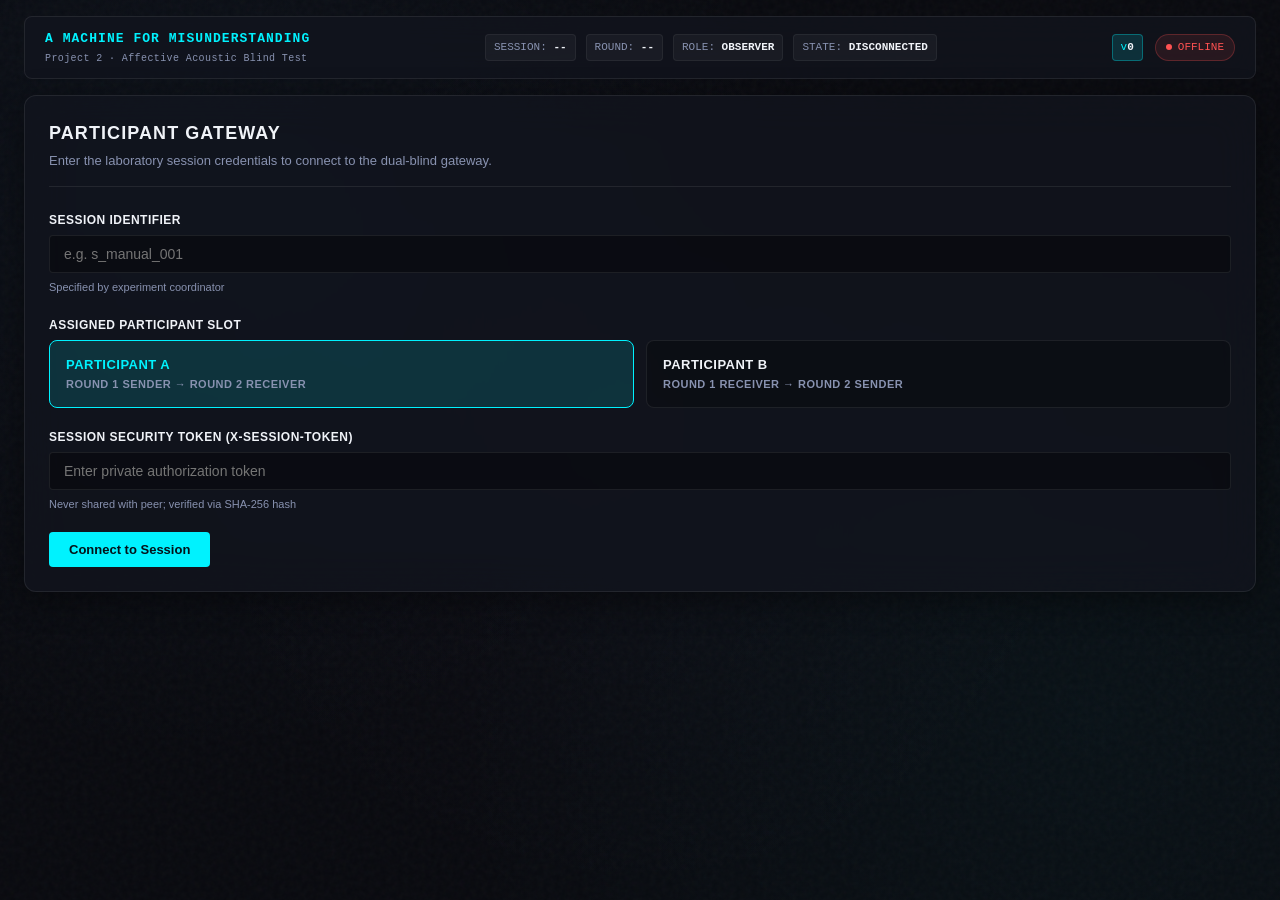
<file: blind_test/web/index.html>
<!DOCTYPE html>
<html lang="en">
<head>
  <meta charset="UTF-8">
  <meta name="viewport" content="width=device-width, initial-scale=1.0">
  <title>A Machine for Misunderstanding — Blind Test</title>
  <link rel="stylesheet" href="style.css">
</head>
<body>
  <!-- Background Noise & Glow Overlay -->
  <div class="bg-noise" aria-hidden="true"></div>
  <div class="bg-glow" aria-hidden="true"></div>

  <!-- Global Application Shell -->
  <div class="app-shell">
    <!-- Top System Telemetry Bar -->
    <header class="telemetry-bar">
      <div class="telemetry-left">
        <span class="project-title">A MACHINE FOR MISUNDERSTANDING</span>
        <span class="sub-label">Project 2 · Affective Acoustic Blind Test</span>
      </div>
      <div class="telemetry-center">
        <span class="badge" id="badge-session">SESSION: <strong id="val-session-id">--</strong></span>
        <span class="badge" id="badge-round">ROUND: <strong id="val-round-idx">--</strong></span>
        <span class="badge" id="badge-role">ROLE: <strong id="val-role">OBSERVER</strong></span>
        <span class="badge" id="badge-status">STATE: <strong id="val-status">DISCONNECTED</strong></span>
      </div>
      <div class="telemetry-right">
        <span class="badge version-badge">v<strong id="val-version">0</strong></span>
        <div class="conn-pill" id="conn-indicator">
          <span class="pill-dot"></span>
          <span class="pill-text" id="conn-status-text">OFFLINE</span>
        </div>
        <button id="btn-disconnect" class="btn-ghost btn-sm" title="Disconnect and clear local session" style="display: none;">Reset</button>
      </div>
    </header>

    <!-- Global Notification Banner -->
    <div id="notification-banner" class="notification-banner hidden" role="alert">
      <span id="notification-msg"></span>
      <button class="banner-close" id="btn-banner-close">&times;</button>
    </div>

    <!-- Main Dynamic Content Workspace -->
    <main class="workspace-area">
      <!-- PANEL 1: JOIN VIEW -->
      <section id="panel-join" class="glass-panel panel-card active">
        <div class="panel-header">
          <h2>PARTICIPANT GATEWAY</h2>
          <p class="panel-desc">Enter the laboratory session credentials to connect to the dual-blind gateway.</p>
        </div>
        <form id="form-join" class="form-grid">
          <div class="form-group">
            <label for="input-session-id">Session Identifier</label>
            <input type="text" id="input-session-id" placeholder="e.g. s_manual_001" autocomplete="off" required spellcheck="false">
            <span class="field-hint">Specified by experiment coordinator</span>
          </div>

          <div class="form-group">
            <label>Assigned Participant Slot</label>
            <div class="radio-selector">
              <label class="radio-card">
                <input type="radio" name="join-label" value="A" checked>
                <div class="radio-body">
                  <span class="slot-name">Participant A</span>
                  <span class="slot-desc">Round 1 Sender → Round 2 Receiver</span>
                </div>
              </label>
              <label class="radio-card">
                <input type="radio" name="join-label" value="B">
                <div class="radio-body">
                  <span class="slot-name">Participant B</span>
                  <span class="slot-desc">Round 1 Receiver → Round 2 Sender</span>
                </div>
              </label>
            </div>
          </div>

          <div class="form-group">
            <label for="input-client-token">Session Security Token (X-Session-Token)</label>
            <input type="password" id="input-client-token" placeholder="Enter private authorization token" required autocomplete="current-password">
            <span class="field-hint">Never shared with peer; verified via SHA-256 hash</span>
          </div>

          <div class="form-actions">
            <button type="submit" id="btn-submit-join" class="btn-primary">Connect to Session</button>
          </div>
        </form>
      </section>

      <!-- PANEL 2: LOBBY & PREPARATION VIEW -->
      <section id="panel-lobby" class="glass-panel panel-card hidden">
        <div class="panel-header">
          <h2>EXPERIMENT LOBBY</h2>
          <p class="panel-desc">Awaiting both participants to confirm listening readiness before acoustic loop activation.</p>
        </div>

        <div class="lobby-grid">
          <div class="lobby-col">
            <h3>Registered Peers</h3>
            <ul id="lobby-participants-list" class="participant-list">
              <!-- Populated by JavaScript -->
            </ul>
          </div>
          <div class="lobby-col status-box">
            <h3>Acoustic Environment</h3>
            <p class="status-note">
              Monitor output is continuously streaming generative sound. Please verify headphone or studio monitor levels.
            </p>
            <div class="acoustic-card">
              <span class="acoustic-title">OSC Carrier Status</span>
              <span class="acoustic-val" id="lobby-acoustic-val">WAITING</span>
            </div>
          </div>
        </div>

        <div class="lobby-actions">
          <button id="btn-lobby-ready" class="btn-primary">Mark Ready</button>
          <button id="btn-lobby-start" class="btn-secondary" style="display: none;">Start Session</button>
          <span id="lobby-waiting-hint" class="waiting-hint">Waiting for both participants to be READY...</span>
        </div>
      </section>

      <!-- PANEL 3: INTERACTIVE ROUND WORKSPACE (SENDER / RECEIVER DUAL INTERFACE) -->
      <section id="panel-round" class="glass-panel panel-card hidden">
        <div class="round-status-strip">
          <div class="strip-item">
            <span class="strip-label">CURRENT TURN</span>
            <span class="strip-val highlight" id="round-role-banner">SENDER TURN</span>
          </div>
          <div class="strip-item">
            <span class="strip-label">ACOUSTIC CARRIER</span>
            <span class="strip-val" id="round-acoustic-status">ACTIVE</span>
          </div>
          <div class="strip-item">
            <span class="strip-label">MARKER COMMITTED</span>
            <span class="strip-val" id="round-marker-status">NO</span>
          </div>
        </div>

        <!-- SENDER INTERACTION VIEW -->
        <div id="sender-view" class="role-workspace hidden">
          <div class="workspace-intro">
            <h3>Sender Somatic Inscription</h3>
            <p>Describe your immediate physical phenomenological somatic sensation. Model and VCV will translate this into acoustic modulation.</p>
          </div>

          <form id="form-sender-input" class="form-grid">
            <div class="form-group full-width">
              <label for="sender-text-input">Phenomenological Description (Somatic Inscription)</label>
              <textarea id="sender-text-input" rows="4" placeholder="e.g. My chest feels cold and hollow; a vibrating pressure rises through my throat..." required></textarea>
              <span class="field-hint">Describe raw physical feelings without abstract labels.</span>
            </div>

            <!-- VADC Coordinate Sliders -->
            <div class="vadc-matrix">
              <div class="slider-block">
                <div class="slider-header">
                  <label for="sender-val-v">Valence (Pleasure / Aversion)</label>
                  <span class="slider-val" id="disp-sender-v">0.50</span>
                </div>
                <input type="range" id="sender-val-v" min="0" max="1" step="0.01" value="0.5">
                <div class="slider-scale"><span>0.0 Negative</span><span>1.0 Positive</span></div>
              </div>

              <div class="slider-block">
                <div class="slider-header">
                  <label for="sender-val-a">Arousal (Excitement / Lethargy)</label>
                  <span class="slider-val" id="disp-sender-a">0.50</span>
                </div>
                <input type="range" id="sender-val-a" min="0" max="1" step="0.01" value="0.5">
                <div class="slider-scale"><span>0.0 Sluggish</span><span>1.0 Hyperactive</span></div>
              </div>

              <div class="slider-block">
                <div class="slider-header">
                  <label for="sender-val-d">Dominance (Agency / Vulnerability)</label>
                  <span class="slider-val" id="disp-sender-d">0.50</span>
                </div>
                <input type="range" id="sender-val-d" min="0" max="1" step="0.01" value="0.5">
                <div class="slider-scale"><span>0.0 Powerless</span><span>1.0 In Control</span></div>
              </div>

              <div class="slider-block">
                <div class="slider-header">
                  <label for="sender-val-c">Confidence (Certainty / Ambiguity)</label>
                  <span class="slider-val" id="disp-sender-c">0.80</span>
                </div>
                <input type="range" id="sender-val-c" min="0" max="1" step="0.01" value="0.8">
                <div class="slider-scale"><span>0.0 Uncertain</span><span>1.0 Definite</span></div>
              </div>
            </div>

            <div class="form-actions">
              <button type="submit" id="btn-submit-sender" class="btn-primary">Transmit Somatic Inscription</button>
            </div>
          </form>

          <!-- Own Input Confirmation (Sender Only) -->
          <div id="sender-submitted-summary" class="submitted-box hidden">
            <h4>Transmitted Inscription (Locked)</h4>
            <blockquote id="sender-submitted-text"></blockquote>
            <div id="sender-submitted-coords" class="coords-tag-list"></div>
            <p class="waiting-receiver-hint">Acoustic state dispatched. Waiting for Receiver response...</p>
          </div>
        </div>

        <!-- RECEIVER INTERACTION VIEW -->
        <div id="receiver-view" class="role-workspace hidden">
          <div class="workspace-intro">
            <h3>Receiver Acoustic Inscription</h3>
            <p>Listen attentively to the evolving sound. Record the somatic state and shift induced in you by the synthesis.</p>
          </div>

          <div id="receiver-waiting-marker" class="standby-notice">
            <div class="spinner"></div>
            <p>Listening to room carrier... Waiting for Sender to transmit and commit acoustic marker.</p>
          </div>

          <form id="form-receiver-input" class="form-grid hidden">
            <div class="form-group full-width">
              <label for="receiver-shift-input">Felt Somatic Shift & Sensation</label>
              <textarea id="receiver-shift-input" rows="3" placeholder="e.g. Felt a sudden drop in room temperature, tension focused behind the eyes..." required></textarea>
            </div>

            <!-- Receiver VADC Sliders -->
            <div class="vadc-matrix">
              <div class="slider-block">
                <div class="slider-header">
                  <label for="receiver-val-v">Felt Valence</label>
                  <span class="slider-val" id="disp-receiver-v">0.50</span>
                </div>
                <input type="range" id="receiver-val-v" min="0" max="1" step="0.01" value="0.5">
                <div class="slider-scale"><span>0.0 Negative</span><span>1.0 Positive</span></div>
              </div>

              <div class="slider-block">
                <div class="slider-header">
                  <label for="receiver-val-a">Felt Arousal</label>
                  <span class="slider-val" id="disp-receiver-a">0.50</span>
                </div>
                <input type="range" id="receiver-val-a" min="0" max="1" step="0.01" value="0.5">
                <div class="slider-scale"><span>0.0 Sluggish</span><span>1.0 Hyperactive</span></div>
              </div>

              <div class="slider-block">
                <div class="slider-header">
                  <label for="receiver-val-d">Felt Dominance</label>
                  <span class="slider-val" id="disp-receiver-d">0.50</span>
                </div>
                <input type="range" id="receiver-val-d" min="0" max="1" step="0.01" value="0.5">
                <div class="slider-scale"><span>0.0 Powerless</span><span>1.0 In Control</span></div>
              </div>

              <div class="slider-block">
                <div class="slider-header">
                  <label for="receiver-val-c">Assessment Confidence</label>
                  <span class="slider-val" id="disp-receiver-c">0.80</span>
                </div>
                <input type="range" id="receiver-val-c" min="0" max="1" step="0.01" value="0.8">
                <div class="slider-scale"><span>0.0 Uncertain</span><span>1.0 Definite</span></div>
              </div>
            </div>

            <div class="form-group">
              <label class="checkbox-container">
                <input type="checkbox" id="receiver-confirmed-check" checked>
                <span class="checkmark"></span>
                <span>Confirmed audible acoustic marker reception from monitors</span>
              </label>
            </div>

            <div class="form-actions">
              <button type="submit" id="btn-submit-receiver" class="btn-primary">Submit Evaluation & Complete Round</button>
            </div>
          </form>

          <div id="receiver-submitted-summary" class="submitted-box hidden">
            <h4>Evaluation Registered</h4>
            <p>Your perception has been committed. Awaiting peer continuation decision...</p>
          </div>
        </div>

        <!-- ROUND COMPLETE & CONTINUATION VOTING -->
        <div id="round-complete-view" class="continuation-box hidden">
          <h3>Round Interaction Finished</h3>
          <p id="round-complete-msg">Both participants must decide whether to advance to the next round or terminate the dialogue.</p>
          <div class="vote-status-bar" id="vote-status-bar">
            <!-- Populated dynamically -->
          </div>
          <div class="continuation-actions">
            <button id="btn-vote-continue" class="btn-primary">Vote: Continue to Next Round</button>
            <button id="btn-vote-end" class="btn-danger">End Experiment & Settle</button>
          </div>
        </div>

        <!-- Real-time 2D Projection Canvas (Allowed Public Coordinates Only) -->
        <div class="canvas-container">
          <div class="canvas-header">
            <h4>Active Affective Space (V-A Projection)</h4>
            <span class="canvas-sub">Visualizing only authorized public coordinates in current round</span>
          </div>
          <canvas id="active-coords-canvas" width="400" height="260"></canvas>
        </div>
      </section>

      <!-- PANEL 4: SETTLEMENT & FULL UNMASKED REVELATION VIEW -->
      <section id="panel-settlement" class="glass-panel panel-card hidden">
        <div class="panel-header settlement-header">
          <h2>FINAL SETTLEMENT & REVELATION</h2>
          <p class="panel-desc">All blind barriers are dissolved. Review the complete semantic-acoustic trajectory and misunderstanding geometry across all rounds.</p>
        </div>

        <!-- Trajectory 3D/2D Multi-Round Visualization Canvas -->
        <div class="revelation-grid">
          <div class="revelation-canvas-card">
            <h3>Multi-Round Affective Trajectory</h3>
            <canvas id="revelation-canvas" width="560" height="340"></canvas>
            <div class="legend-bar">
              <span class="legend-item"><span class="dot dot-input"></span> Sender Intent (Input)</span>
              <span class="legend-item"><span class="dot dot-model"></span> Machine Interpretation (Model)</span>
              <span class="legend-item"><span class="dot dot-receiver"></span> Receiver Perception</span>
            </div>
          </div>

          <div class="metrics-summary-card">
            <h3>Cumulative Misunderstanding Metrics</h3>
            <div id="metrics-stat-grid" class="stat-grid">
              <!-- Populated by revelation.js -->
            </div>
          </div>
        </div>

        <!-- Exhaustive Audit Table of All Rounds -->
        <div class="rounds-audit-section">
          <h3>Full Round-by-Round Unmasked Trajectory</h3>
          <div id="rounds-audit-list" class="audit-list">
            <!-- Populated by revelation.js -->
          </div>
        </div>
      </section>

      <!-- PANEL 5: ERROR OR ABORTED VIEW -->
      <section id="panel-error" class="glass-panel panel-card hidden">
        <div class="panel-header error-header">
          <h2 id="error-title">EXPERIMENT ANOMALY DETECTED</h2>
          <p id="error-desc" class="panel-desc">An unrecoverable state error or premature abort occurred.</p>
        </div>
        <div class="error-detail-box">
          <pre id="error-trace-text"></pre>
        </div>
        <div class="form-actions">
          <button id="btn-error-reset" class="btn-secondary">Reset Client</button>
        </div>
      </section>
    </main>
  </div>

  <!-- Non-framework Script Loading in Strict Order (Cache Busted) -->
  <script src="coords.js?v=20261003_2"></script>
  <script src="revelation.js?v=20261003_2"></script>
  <script src="app.js?v=20261003_2"></script>
</body>
</html>
</file>
<file: blind_test/web/style.css>
/* ==========================================================================
   A MACHINE FOR MISUNDERSTANDING — BLIND TEST FRONTEND STYLESHEET
   Dark Minimalist · Frosted Glass (Glassmorphism) · Screen-Record Ready
   Pure Vanilla CSS — Zero Frameworks / Zero External Fonts / Zero CDN
   ========================================================================== */

:root {
  --bg-deep: #090a0f;
  --bg-surface: #10121a;
  --panel-bg: rgba(18, 21, 31, 0.72);
  --panel-border: rgba(255, 255, 255, 0.08);
  --panel-border-bright: rgba(255, 255, 255, 0.16);

  --accent-cyan: #00f2fe;
  --accent-cyan-dim: rgba(0, 242, 254, 0.14);
  --accent-blue: #4facfe;
  --accent-amber: #f6ad55;
  --accent-red: #ff5252;
  --accent-green: #00e676;
  --accent-purple: #b388ff;

  --text-main: #f0f3f8;
  --text-muted: #8892b0;
  --text-dim: #4c566a;

  --font-mono: ui-monospace, SFMono-Regular, "SF Mono", Menlo, Consolas, "Liberation Mono", monospace;
  --font-sans: -apple-system, BlinkMacSystemFont, "Segoe UI", Roboto, Helvetica, Arial, sans-serif;

  --radius-sm: 4px;
  --radius-md: 8px;
  --radius-lg: 12px;

  --transition-fast: 0.15s cubic-bezier(0.4, 0, 0.2, 1);
  --transition-normal: 0.25s cubic-bezier(0.4, 0, 0.2, 1);
}

*, *::before, *::after {
  box-sizing: border-box;
  margin: 0;
  padding: 0;
}

body {
  background-color: var(--bg-deep);
  color: var(--text-main);
  font-family: var(--font-sans);
  font-size: 14px;
  line-height: 1.5;
  min-height: 100vh;
  position: relative;
  overflow-x: hidden;
  -webkit-font-smoothing: antialiased;
  -moz-osx-font-smoothing: grayscale;
}

/* Background Gradients & Noise */
.bg-glow {
  position: fixed;
  top: 0;
  left: 0;
  right: 0;
  bottom: 0;
  background: 
    radial-gradient(circle at 15% 20%, rgba(79, 172, 254, 0.04) 0%, transparent 45%),
    radial-gradient(circle at 85% 80%, rgba(0, 242, 254, 0.03) 0%, transparent 50%),
    radial-gradient(circle at 50% 50%, rgba(179, 136, 255, 0.02) 0%, transparent 60%);
  pointer-events: none;
  z-index: 0;
}

.bg-noise {
  position: fixed;
  top: 0;
  left: 0;
  right: 0;
  bottom: 0;
  opacity: 0.035;
  pointer-events: none;
  z-index: 1;
  background-image: url("data:image/svg+xml,%3Csvg viewBox='0 0 200 200' xmlns='http://www.w3.org/2000/svg'%3E%3Cfilter id='noiseFilter'%3E%3CfeTurbulence type='fractalNoise' baseFrequency='0.8' numOctaves='3' stitchTiles='stitch'/%3E%3C/filter%3E%3Crect width='100%25' height='100%25' filter='url(%23noiseFilter)'/%3E%3C/svg%3E");
}

/* App Shell Layout */
.app-shell {
  position: relative;
  z-index: 2;
  display: flex;
  flex-direction: column;
  min-height: 100vh;
  max-width: 1280px;
  margin: 0 auto;
  padding: 16px 24px 32px 24px;
}

/* Telemetry Bar (Header) */
.telemetry-bar {
  display: flex;
  align-items: center;
  justify-content: space-between;
  padding: 12px 20px;
  background: var(--panel-bg);
  backdrop-filter: blur(16px);
  -webkit-backdrop-filter: blur(16px);
  border: 1px solid var(--panel-border);
  border-radius: var(--radius-md);
  margin-bottom: 16px;
  font-family: var(--font-mono);
}

.telemetry-left {
  display: flex;
  flex-direction: column;
  gap: 2px;
}

.project-title {
  font-weight: 700;
  font-size: 13px;
  letter-spacing: 0.08em;
  color: var(--accent-cyan);
}

.sub-label {
  font-size: 10px;
  color: var(--text-muted);
  letter-spacing: 0.04em;
}

.telemetry-center {
  display: flex;
  align-items: center;
  gap: 10px;
}

.badge {
  font-size: 11px;
  padding: 4px 8px;
  background: rgba(255, 255, 255, 0.04);
  border: 1px solid rgba(255, 255, 255, 0.06);
  border-radius: var(--radius-sm);
  color: var(--text-muted);
}

.badge strong {
  color: var(--text-main);
  font-weight: 600;
}

.badge.version-badge {
  background: var(--accent-cyan-dim);
  border-color: rgba(0, 242, 254, 0.3);
  color: var(--accent-cyan);
}

.telemetry-right {
  display: flex;
  align-items: center;
  gap: 12px;
}

.conn-pill {
  display: flex;
  align-items: center;
  gap: 6px;
  font-size: 11px;
  padding: 4px 10px;
  border-radius: 20px;
  background: rgba(255, 82, 82, 0.1);
  border: 1px solid rgba(255, 82, 82, 0.25);
  color: var(--accent-red);
}

.conn-pill.online {
  background: rgba(0, 230, 118, 0.1);
  border-color: rgba(0, 230, 118, 0.25);
  color: var(--accent-green);
}

.conn-pill.polling {
  background: rgba(0, 242, 254, 0.1);
  border-color: rgba(0, 242, 254, 0.25);
  color: var(--accent-cyan);
}

.pill-dot {
  width: 6px;
  height: 6px;
  border-radius: 50%;
  background: currentColor;
}

.conn-pill.polling .pill-dot {
  animation: pulse 1.2s infinite ease-in-out;
}

@keyframes pulse {
  0% { opacity: 0.3; }
  50% { opacity: 1; }
  100% { opacity: 0.3; }
}

/* Notification Banner */
.notification-banner {
  display: flex;
  align-items: center;
  justify-content: space-between;
  padding: 10px 16px;
  margin-bottom: 16px;
  background: rgba(246, 173, 85, 0.12);
  border: 1px solid rgba(246, 173, 85, 0.3);
  border-radius: var(--radius-sm);
  color: #feebc8;
  font-size: 13px;
  animation: slideDown 0.2s ease-out;
}

.notification-banner.error {
  background: rgba(255, 82, 82, 0.15);
  border-color: rgba(255, 82, 82, 0.4);
  color: #ffebee;
}

.banner-close {
  background: none;
  border: none;
  color: inherit;
  font-size: 16px;
  cursor: pointer;
  padding: 0 4px;
}

/* Workspace Panels */
.workspace-area {
  flex: 1;
  display: flex;
  flex-direction: column;
}

.glass-panel {
  background: var(--panel-bg);
  backdrop-filter: blur(20px);
  -webkit-backdrop-filter: blur(20px);
  border: 1px solid var(--panel-border);
  border-radius: var(--radius-lg);
  padding: 24px;
  box-shadow: 0 8px 32px rgba(0, 0, 0, 0.4);
}

.panel-card {
  display: none;
}

.panel-card.active {
  display: block;
  animation: fadeIn 0.25s ease-out;
}

.hidden {
  display: none !important;
}

@keyframes fadeIn {
  from { opacity: 0; transform: translateY(4px); }
  to { opacity: 1; transform: translateY(0); }
}

@keyframes slideDown {
  from { opacity: 0; transform: translateY(-8px); }
  to { opacity: 1; transform: translateY(0); }
}

.panel-header {
  margin-bottom: 24px;
  border-bottom: 1px solid var(--panel-border);
  padding-bottom: 16px;
}

.panel-header h2 {
  font-size: 18px;
  font-weight: 700;
  letter-spacing: 0.06em;
  color: var(--text-main);
  margin-bottom: 4px;
}

.panel-desc {
  color: var(--text-muted);
  font-size: 13px;
}

/* Form Styling */
.form-grid {
  display: flex;
  flex-direction: column;
  gap: 20px;
}

.form-group {
  display: flex;
  flex-direction: column;
  gap: 6px;
}

.form-group label {
  font-size: 12px;
  font-weight: 600;
  color: var(--text-main);
  text-transform: uppercase;
  letter-spacing: 0.04em;
}

.field-hint {
  font-size: 11px;
  color: var(--text-muted);
}

input[type="text"],
input[type="password"],
textarea {
  background: rgba(0, 0, 0, 0.35);
  border: 1px solid var(--panel-border);
  border-radius: var(--radius-sm);
  color: var(--text-main);
  font-family: inherit;
  font-size: 14px;
  padding: 10px 14px;
  outline: none;
  transition: border-color var(--transition-fast), box-shadow var(--transition-fast);
}

input[type="text"]:focus,
input[type="password"]:focus,
textarea:focus {
  border-color: var(--accent-cyan);
  box-shadow: 0 0 0 1px var(--accent-cyan);
}

textarea {
  resize: vertical;
  line-height: 1.6;
}

/* Radio Cards (Participant Slots) */
.radio-selector {
  display: grid;
  grid-template-columns: 1fr 1fr;
  gap: 12px;
}

.radio-card {
  position: relative;
  display: flex;
  align-items: center;
  padding: 14px 16px;
  background: rgba(0, 0, 0, 0.25);
  border: 1px solid var(--panel-border);
  border-radius: var(--radius-md);
  cursor: pointer;
  transition: all var(--transition-fast);
}

.radio-card input {
  position: absolute;
  opacity: 0;
  cursor: pointer;
}

.radio-body {
  display: flex;
  flex-direction: column;
  gap: 2px;
}

.slot-name {
  font-weight: 600;
  font-size: 13px;
  color: var(--text-main);
}

.slot-desc {
  font-size: 11px;
  color: var(--text-muted);
}

.radio-card:has(input:checked) {
  border-color: var(--accent-cyan);
  background: var(--accent-cyan-dim);
}

.radio-card:has(input:checked) .slot-name {
  color: var(--accent-cyan);
}

/* Buttons */
button, .btn {
  display: inline-flex;
  align-items: center;
  justify-content: center;
  font-family: inherit;
  font-size: 13px;
  font-weight: 600;
  padding: 10px 20px;
  border-radius: var(--radius-sm);
  cursor: pointer;
  transition: all var(--transition-fast);
  border: none;
  outline: none;
  text-decoration: none;
}

.btn-primary {
  background: var(--accent-cyan);
  color: #03131a;
}

.btn-primary:hover:not(:disabled) {
  background: #38f8ff;
  box-shadow: 0 0 16px rgba(0, 242, 254, 0.35);
}

.btn-secondary {
  background: rgba(255, 255, 255, 0.08);
  color: var(--text-main);
  border: 1px solid var(--panel-border-bright);
}

.btn-secondary:hover:not(:disabled) {
  background: rgba(255, 255, 255, 0.14);
}

.btn-danger {
  background: rgba(255, 82, 82, 0.2);
  color: #ff8a80;
  border: 1px solid rgba(255, 82, 82, 0.4);
}

.btn-danger:hover:not(:disabled) {
  background: rgba(255, 82, 82, 0.3);
}

.btn-ghost {
  background: transparent;
  color: var(--text-muted);
  border: 1px solid transparent;
}

.btn-ghost:hover {
  color: var(--text-main);
  background: rgba(255, 255, 255, 0.05);
}

.btn-sm {
  padding: 4px 10px;
  font-size: 11px;
}

button:disabled {
  opacity: 0.4;
  cursor: not-allowed;
}

/* Lobby View */
.lobby-grid {
  display: grid;
  grid-template-columns: 1fr 1fr;
  gap: 24px;
  margin-bottom: 24px;
}

.lobby-col h3 {
  font-size: 13px;
  font-weight: 600;
  color: var(--text-muted);
  text-transform: uppercase;
  letter-spacing: 0.04em;
  margin-bottom: 12px;
}

.participant-list {
  list-style: none;
  display: flex;
  flex-direction: column;
  gap: 8px;
}

.participant-item {
  display: flex;
  align-items: center;
  justify-content: space-between;
  padding: 10px 14px;
  background: rgba(0, 0, 0, 0.25);
  border: 1px solid var(--panel-border);
  border-radius: var(--radius-sm);
  font-family: var(--font-mono);
  font-size: 12px;
}

.status-badge {
  padding: 2px 6px;
  border-radius: 3px;
  font-size: 10px;
  font-weight: 600;
}

.status-badge.ready {
  background: rgba(0, 230, 118, 0.15);
  color: var(--accent-green);
  border: 1px solid rgba(0, 230, 118, 0.3);
}

.status-badge.not-ready {
  background: rgba(246, 173, 85, 0.15);
  color: var(--accent-amber);
  border: 1px solid rgba(246, 173, 85, 0.3);
}

.acoustic-card {
  margin-top: 12px;
  padding: 14px;
  background: rgba(0, 0, 0, 0.3);
  border: 1px solid var(--panel-border);
  border-radius: var(--radius-sm);
  display: flex;
  align-items: center;
  justify-content: space-between;
}

.acoustic-val {
  font-family: var(--font-mono);
  font-weight: 700;
  color: var(--accent-cyan);
}

.lobby-actions {
  display: flex;
  align-items: center;
  gap: 16px;
  border-top: 1px solid var(--panel-border);
  padding-top: 16px;
}

.waiting-hint {
  font-size: 12px;
  color: var(--text-muted);
  font-style: italic;
}

/* Round Workspace */
.round-status-strip {
  display: grid;
  grid-template-columns: repeat(3, 1fr);
  gap: 12px;
  padding: 12px 16px;
  background: rgba(0, 0, 0, 0.3);
  border: 1px solid var(--panel-border);
  border-radius: var(--radius-md);
  margin-bottom: 24px;
  font-family: var(--font-mono);
}

.strip-item {
  display: flex;
  flex-direction: column;
  gap: 2px;
}

.strip-label {
  font-size: 10px;
  color: var(--text-muted);
  letter-spacing: 0.05em;
}

.strip-val {
  font-size: 13px;
  font-weight: 700;
  color: var(--text-main);
}

.strip-val.highlight {
  color: var(--accent-cyan);
}

.workspace-intro {
  margin-bottom: 20px;
}

.workspace-intro h3 {
  font-size: 15px;
  font-weight: 600;
  color: var(--text-main);
  margin-bottom: 4px;
}

.workspace-intro p {
  font-size: 12px;
  color: var(--text-muted);
}

/* VADC Matrix (Slider Grid) */
.vadc-matrix {
  display: grid;
  grid-template-columns: 1fr 1fr;
  gap: 16px;
  padding: 16px;
  background: rgba(0, 0, 0, 0.2);
  border: 1px solid var(--panel-border);
  border-radius: var(--radius-md);
}

.slider-block {
  display: flex;
  flex-direction: column;
  gap: 6px;
}

.slider-header {
  display: flex;
  justify-content: space-between;
  align-items: center;
}

.slider-header label {
  font-size: 12px;
  font-weight: 600;
  color: var(--text-main);
}

.slider-val {
  font-family: var(--font-mono);
  font-size: 12px;
  color: var(--accent-cyan);
  font-weight: 700;
}

input[type="range"] {
  -webkit-appearance: none;
  width: 100%;
  height: 4px;
  background: rgba(255, 255, 255, 0.12);
  border-radius: 2px;
  outline: none;
}

input[type="range"]::-webkit-slider-thumb {
  -webkit-appearance: none;
  width: 14px;
  height: 14px;
  border-radius: 50%;
  background: var(--accent-cyan);
  cursor: pointer;
  box-shadow: 0 0 6px rgba(0, 242, 254, 0.5);
  transition: transform var(--transition-fast);
}

input[type="range"]::-webkit-slider-thumb:hover {
  transform: scale(1.2);
}

.slider-scale {
  display: flex;
  justify-content: space-between;
  font-size: 10px;
  color: var(--text-dim);
}

/* Checkbox */
.checkbox-container {
  display: flex;
  align-items: center;
  gap: 8px;
  cursor: pointer;
  font-size: 12px;
  color: var(--text-main);
  user-select: none;
}

.checkbox-container input {
  accent-color: var(--accent-cyan);
  width: 16px;
  height: 16px;
}

/* Submitted Confirmations & Standby Notices */
.submitted-box {
  margin-top: 20px;
  padding: 16px;
  background: rgba(0, 242, 254, 0.05);
  border: 1px solid rgba(0, 242, 254, 0.2);
  border-radius: var(--radius-md);
}

.submitted-box h4 {
  font-size: 13px;
  font-weight: 600;
  color: var(--accent-cyan);
  margin-bottom: 8px;
}

.submitted-box blockquote {
  font-style: italic;
  color: var(--text-main);
  font-size: 13px;
  line-height: 1.5;
  margin-bottom: 12px;
  border-left: 2px solid var(--accent-cyan);
  padding-left: 12px;
}

.standby-notice {
  display: flex;
  align-items: center;
  gap: 12px;
  padding: 24px;
  background: rgba(0, 0, 0, 0.25);
  border: 1px dashed var(--panel-border-bright);
  border-radius: var(--radius-md);
  color: var(--text-muted);
  font-size: 13px;
}

.spinner {
  width: 20px;
  height: 20px;
  border: 2px solid var(--panel-border-bright);
  border-top-color: var(--accent-cyan);
  border-radius: 50%;
  animation: spin 0.8s linear infinite;
}

@keyframes spin {
  to { transform: rotate(360deg); }
}

/* Continuation Box */
.continuation-box {
  margin-top: 24px;
  padding: 20px;
  background: rgba(79, 172, 254, 0.08);
  border: 1px solid rgba(79, 172, 254, 0.25);
  border-radius: var(--radius-md);
}

.continuation-box h3 {
  font-size: 14px;
  color: var(--accent-blue);
  margin-bottom: 4px;
}

.continuation-box p {
  font-size: 12px;
  color: var(--text-muted);
  margin-bottom: 16px;
}

.continuation-actions {
  display: flex;
  gap: 12px;
}

.vote-status-bar {
  display: flex;
  gap: 12px;
  margin-bottom: 16px;
  font-family: var(--font-mono);
  font-size: 11px;
}

.vote-chip {
  padding: 4px 8px;
  border-radius: 4px;
  background: rgba(0, 0, 0, 0.3);
  border: 1px solid var(--panel-border);
}

.vote-chip.agreed {
  border-color: var(--accent-green);
  color: var(--accent-green);
}

/* Canvas Container */
.canvas-container {
  margin-top: 24px;
  padding: 16px;
  background: rgba(0, 0, 0, 0.3);
  border: 1px solid var(--panel-border);
  border-radius: var(--radius-md);
}

.canvas-header {
  display: flex;
  justify-content: space-between;
  align-items: baseline;
  margin-bottom: 12px;
}

.canvas-header h4 {
  font-size: 12px;
  font-weight: 600;
  text-transform: uppercase;
  letter-spacing: 0.04em;
  color: var(--text-main);
}

.canvas-sub {
  font-size: 10px;
  color: var(--text-muted);
}

canvas {
  width: 100%;
  height: auto;
  display: block;
  background: #0d0f17;
  border-radius: var(--radius-sm);
  border: 1px solid rgba(255, 255, 255, 0.04);
}

/* Settlement & Revelation */
.settlement-header h2 {
  color: var(--accent-cyan);
}

.revelation-grid {
  display: grid;
  grid-template-columns: 1.4fr 1fr;
  gap: 20px;
  margin-bottom: 24px;
}

.revelation-canvas-card,
.metrics-summary-card {
  padding: 16px;
  background: rgba(0, 0, 0, 0.25);
  border: 1px solid var(--panel-border);
  border-radius: var(--radius-md);
}

.revelation-canvas-card h3,
.metrics-summary-card h3,
.rounds-audit-section h3 {
  font-size: 13px;
  font-weight: 600;
  text-transform: uppercase;
  color: var(--text-muted);
  letter-spacing: 0.04em;
  margin-bottom: 12px;
}

.legend-bar {
  display: flex;
  gap: 16px;
  margin-top: 10px;
  font-size: 11px;
  color: var(--text-muted);
}

.legend-item {
  display: flex;
  align-items: center;
  gap: 6px;
}

.dot {
  width: 8px;
  height: 8px;
  border-radius: 50%;
}

.dot-input { background: var(--accent-cyan); }
.dot-model { background: var(--accent-purple); }
.dot-receiver { background: var(--accent-amber); }

/* Stat Grid */
.stat-grid {
  display: grid;
  grid-template-columns: 1fr 1fr;
  gap: 10px;
}

.stat-card {
  padding: 10px;
  background: rgba(255, 255, 255, 0.02);
  border: 1px solid rgba(255, 255, 255, 0.05);
  border-radius: var(--radius-sm);
  display: flex;
  flex-direction: column;
  gap: 2px;
}

.stat-label {
  font-size: 10px;
  color: var(--text-muted);
  text-transform: uppercase;
}

.stat-val {
  font-family: var(--font-mono);
  font-size: 16px;
  font-weight: 700;
  color: var(--accent-cyan);
}

/* Audit Table */
.rounds-audit-section {
  padding-top: 16px;
  border-top: 1px solid var(--panel-border);
}

.audit-list {
  display: flex;
  flex-direction: column;
  gap: 16px;
}

.audit-card {
  padding: 16px;
  background: rgba(0, 0, 0, 0.25);
  border: 1px solid var(--panel-border);
  border-radius: var(--radius-md);
}

.audit-card-header {
  display: flex;
  justify-content: space-between;
  align-items: center;
  margin-bottom: 12px;
  padding-bottom: 8px;
  border-bottom: 1px solid rgba(255, 255, 255, 0.04);
}

.audit-round-title {
  font-weight: 700;
  font-size: 13px;
  color: var(--accent-cyan);
}

.audit-grid {
  display: grid;
  grid-template-columns: 1fr 1fr 1fr;
  gap: 16px;
  font-size: 12px;
}

.audit-col h5 {
  font-size: 11px;
  color: var(--text-muted);
  text-transform: uppercase;
  margin-bottom: 4px;
}

.audit-col p {
  color: var(--text-main);
  line-height: 1.4;
  margin-bottom: 6px;
}

.coords-mini {
  font-family: var(--font-mono);
  font-size: 10px;
  color: var(--text-muted);
  background: rgba(255, 255, 255, 0.03);
  padding: 4px 6px;
  border-radius: 3px;
}

/* Error Trace View */
.error-header h2 {
  color: var(--accent-red);
}

.error-detail-box {
  margin: 16px 0;
  padding: 16px;
  background: rgba(255, 82, 82, 0.05);
  border: 1px solid rgba(255, 82, 82, 0.2);
  border-radius: var(--radius-sm);
  max-height: 240px;
  overflow-y: auto;
}

.error-detail-box pre {
  font-family: var(--font-mono);
  font-size: 11px;
  color: #ffcdd2;
  white-space: pre-wrap;
}

/* Responsive adjustments */
@media (max-width: 860px) {
  .lobby-grid,
  .revelation-grid,
  .audit-grid {
    grid-template-columns: 1fr;
  }

  .telemetry-bar {
    flex-direction: column;
    align-items: flex-start;
    gap: 10px;
  }

  .telemetry-center {
    flex-wrap: wrap;
  }
}
</file>
